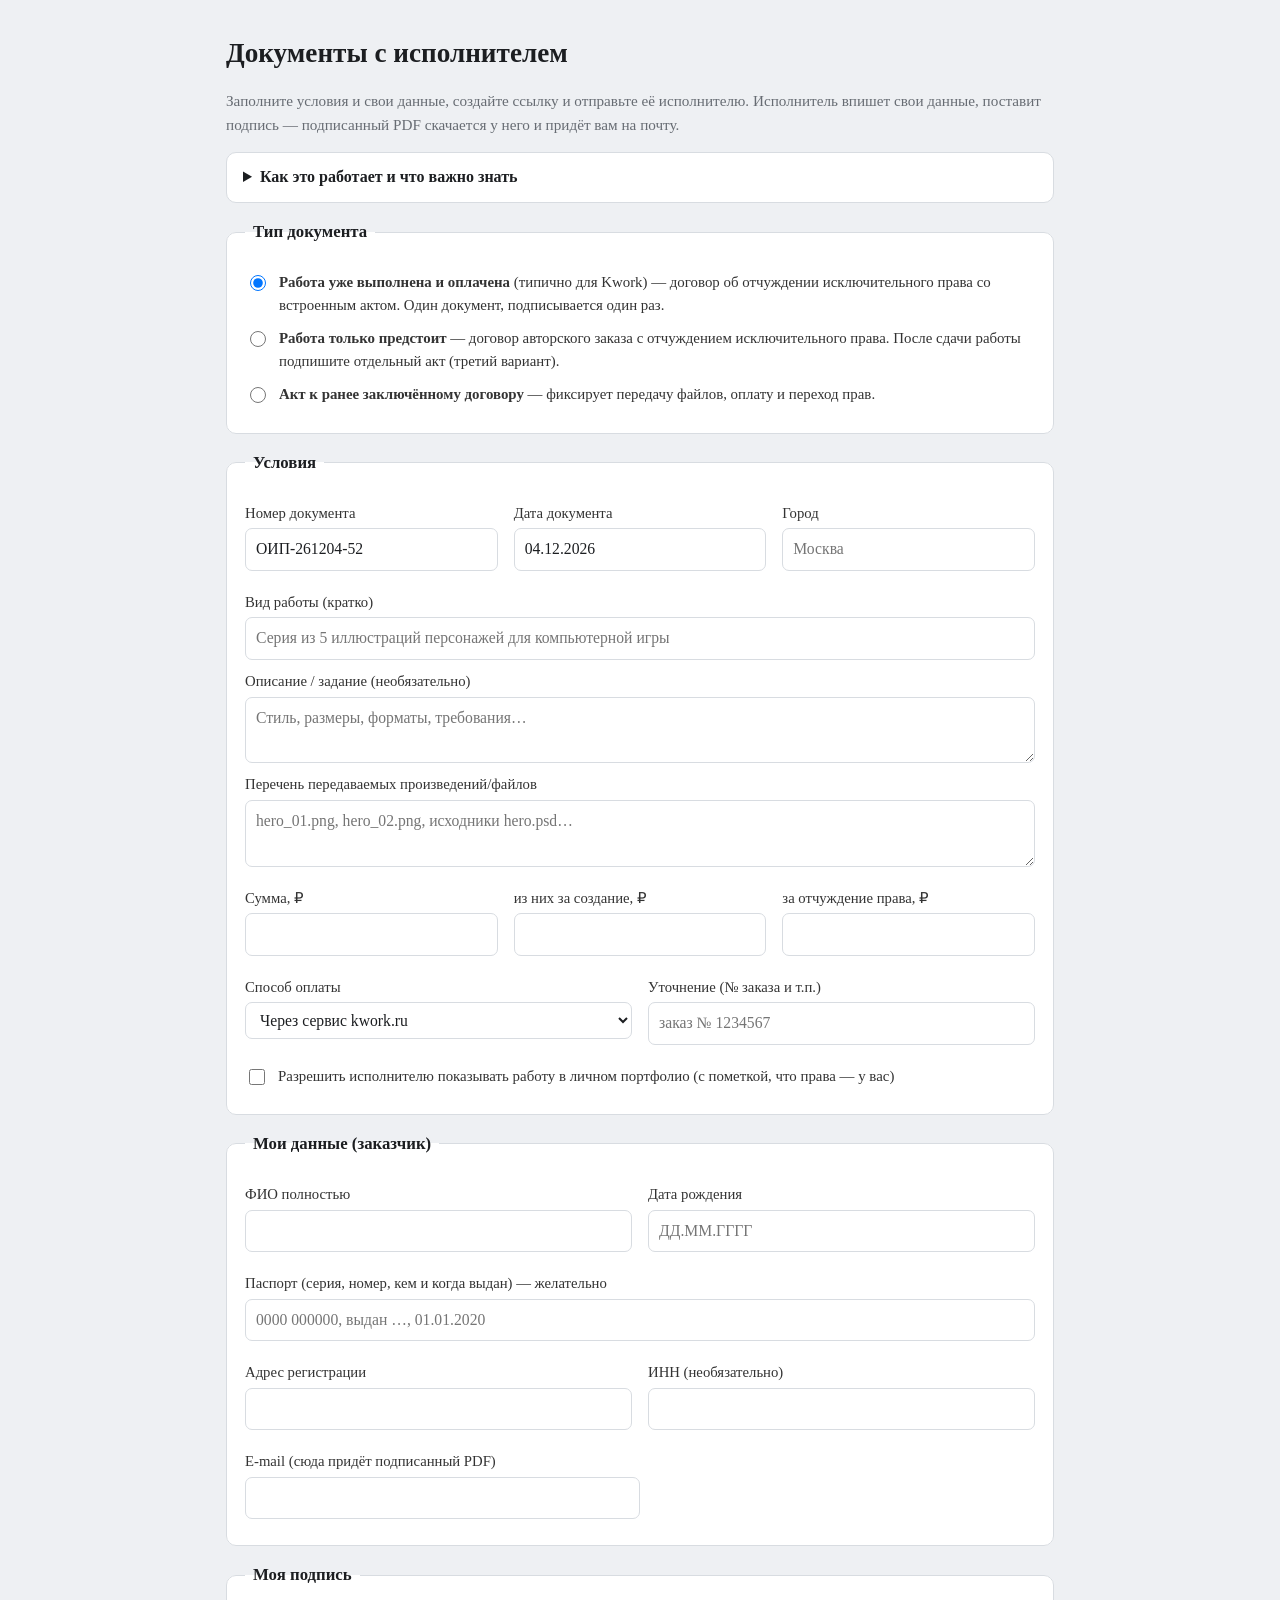
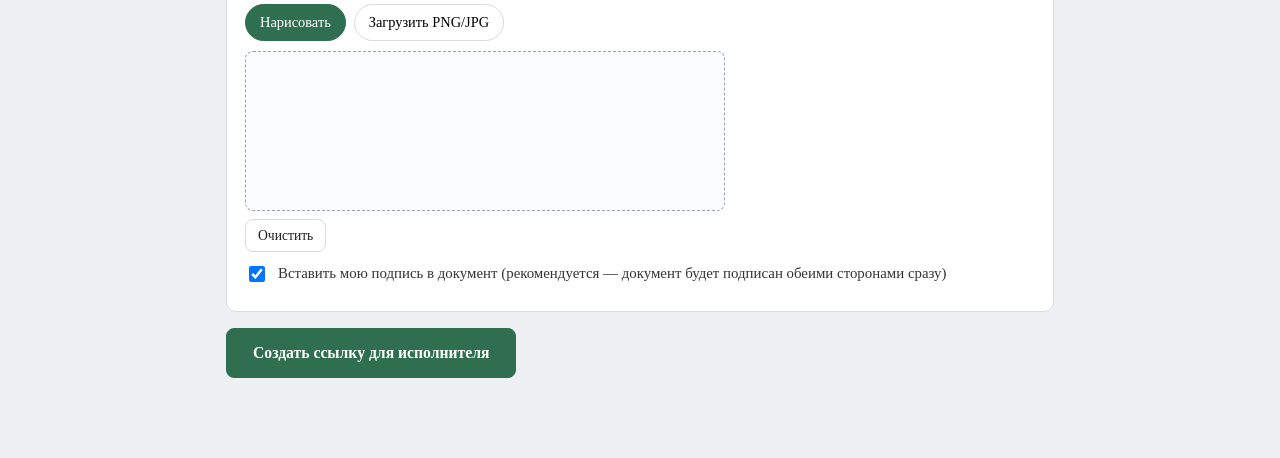
<file: sign-7k2f/index.html>
<!DOCTYPE html>
<html lang="ru">
<head>
<meta charset="UTF-8">
<meta name="viewport" content="width=device-width, initial-scale=1.0">
<meta name="robots" content="noindex, nofollow, noarchive, nosnippet">
<meta name="referrer" content="no-referrer">
<title>Оформление документов</title>
<link rel="icon" href="data:,">
<link rel="stylesheet" href="style.css">
</head>
<body>

<main class="wrap">

  <!-- ============ РЕЖИМ ЗАКАЗЧИКА ============ -->
  <section id="clientView" hidden>
    <h1>Документы с исполнителем</h1>
    <p class="muted">Заполните условия и свои данные, создайте ссылку и отправьте её исполнителю.
      Исполнитель впишет свои данные, поставит подпись — подписанный PDF скачается у него и придёт вам на почту.</p>

    <details class="help">
      <summary>Как это работает и что важно знать</summary>
      <ol>
        <li>Выберите тип документа, заполните условия сделки и свои данные (они сохраняются в этом браузере).</li>
        <li>Нарисуйте или загрузите свою подпись — она будет вставлена в документ рядом с подписью исполнителя.</li>
        <li>Нажмите «Создать ссылку» и отправьте короткую ссылку исполнителю. Ниже будет резервная полная ссылка на случай, если короткая не откроется.</li>
        <li><b>Перед первым использованием:</b> письма отправляются через FormSubmit. После первой отправки подтвердите e-mail в письме от FormSubmit — иначе PDF не будут доходить.</li>
      </ol>
    </details>

    <form id="clientForm" autocomplete="off">
      <fieldset>
        <legend>Тип документа</legend>
        <label class="radio"><input type="radio" name="doctype" value="done" checked>
          <span><b>Работа уже выполнена и оплачена</b> (типично для Kwork) — договор об отчуждении исключительного права со встроенным актом. Один документ, подписывается один раз.</span></label>
        <label class="radio"><input type="radio" name="doctype" value="order">
          <span><b>Работа только предстоит</b> — договор авторского заказа с отчуждением исключительного права. После сдачи работы подпишите отдельный акт (третий вариант).</span></label>
        <label class="radio"><input type="radio" name="doctype" value="act">
          <span><b>Акт к ранее заключённому договору</b> — фиксирует передачу файлов, оплату и переход прав.</span></label>
      </fieldset>

      <fieldset>
        <legend>Условия</legend>
        <div class="grid3">
          <label>Номер документа <input type="text" id="f_num" required></label>
          <label>Дата документа <input type="text" id="f_date" class="date-ru" inputmode="numeric" placeholder="ДД.ММ.ГГГГ" maxlength="10" required></label>
          <label>Город <input type="text" id="f_city" placeholder="Москва" required></label>
        </div>
        <div data-show="act" class="grid2">
          <label>Номер договора, к которому акт <input type="text" id="f_refNum" placeholder="ОИП-260801-11"></label>
          <label>Дата того договора <input type="text" id="f_refDate" class="date-ru" inputmode="numeric" placeholder="ДД.ММ.ГГГГ" maxlength="10"></label>
        </div>
        <label data-show="done order">Вид работы (кратко)
          <input type="text" id="f_work" placeholder="Серия из 5 иллюстраций персонажей для компьютерной игры"></label>
        <label data-show="done order">Описание / задание (необязательно)
          <textarea id="f_desc" rows="2" placeholder="Стиль, размеры, форматы, требования…"></textarea></label>
        <label data-show="done act">Перечень передаваемых произведений/файлов
          <textarea id="f_files" rows="2" placeholder="hero_01.png, hero_02.png, исходники hero.psd…"></textarea></label>
        <label data-show="order" class="w-narrow">Срок сдачи работы
          <input type="text" id="f_deadline" class="date-ru" inputmode="numeric" placeholder="ДД.ММ.ГГГГ" maxlength="10"></label>
        <div class="grid3">
          <label>Сумма, ₽ <input type="number" id="f_price" min="1" step="1" required></label>
          <label>из них за создание, ₽ <input type="number" id="f_priceCreate" min="0" step="1"></label>
          <label>за отчуждение права, ₽ <input type="number" id="f_priceTransfer" min="0" step="1"></label>
        </div>
        <div class="grid2">
          <label>Способ оплаты
            <select id="f_pay">
              <option value="kwork">Через сервис kwork.ru</option>
              <option value="direct">Перевод напрямую</option>
              <option value="other">Другое (укажите рядом)</option>
            </select></label>
          <label>Уточнение (№ заказа и т.п.) <input type="text" id="f_payInfo" placeholder="заказ № 1234567"></label>
        </div>
        <label class="check" data-show="done order"><input type="checkbox" id="f_portfolio">
          <span>Разрешить исполнителю показывать работу в личном портфолио (с пометкой, что права — у вас)</span></label>
      </fieldset>

      <fieldset>
        <legend>Мои данные (заказчик)</legend>
        <div class="grid2">
          <label>ФИО полностью <input type="text" id="z_fio" required></label>
          <label>Дата рождения <input type="text" id="z_birth" class="date-ru" inputmode="numeric" placeholder="ДД.ММ.ГГГГ" maxlength="10"></label>
        </div>
        <label>Паспорт (серия, номер, кем и когда выдан) — желательно
          <input type="text" id="z_passport" placeholder="0000 000000, выдан …, 01.01.2020"></label>
        <div class="grid2">
          <label>Адрес регистрации <input type="text" id="z_addr"></label>
          <label>ИНН (необязательно) <input type="text" id="z_inn"></label>
        </div>
        <label class="w-half">E-mail (сюда придёт подписанный PDF) <input type="email" id="z_email" required></label>
      </fieldset>

      <fieldset>
        <legend>Моя подпись</legend>
        <div id="sigClient"></div>
        <label class="check"><input type="checkbox" id="f_incSig" checked>
          <span>Вставить мою подпись в документ (рекомендуется — документ будет подписан обеими сторонами сразу)</span></label>
      </fieldset>

      <button type="submit" class="btn primary">Создать ссылку для исполнителя</button>
    </form>

    <div id="linkOut" class="linkout" hidden>
      <h2>Ссылка готова</h2>
      <p class="muted linkout-label">Отправьте исполнителю эту ссылку:</p>
      <textarea id="linkText" rows="2" readonly></textarea>
      <details id="linkBackupWrap" class="link-backup" hidden>
        <summary>Резервная полная ссылка (если короткая не откроется)</summary>
        <textarea id="linkBackup" rows="3" readonly></textarea>
      </details>
      <div class="btnrow">
        <button class="btn" id="btnCopy">Скопировать ссылку</button>
        <button class="btn" id="btnLinkFile">Скачать ссылку файлом (.txt)</button>
        <a class="btn" id="btnOpen" target="_blank" rel="noopener">Открыть предпросмотр</a>
      </div>
      <p class="muted" id="linkHint" hidden></p>
    </div>
  </section>

  <!-- ============ РЕЖИМ ИСПОЛНИТЕЛЯ ============ -->
  <section id="execView" hidden>
    <h1>Подписание документа</h1>
    <p class="muted">Заказчик подготовил документ и просит вас его подписать.
      Проверьте условия, впишите свои данные, поставьте подпись — PDF скачается вам и автоматически отправится заказчику.</p>

    <div class="summary" id="execSummary"></div>

    <form id="execForm" autocomplete="off">
      <fieldset>
        <legend>Ваши данные</legend>
        <div class="grid2">
          <label>ФИО полностью <input type="text" id="e_fio" required></label>
          <label>Дата рождения <input type="text" id="e_birth" class="date-ru" inputmode="numeric" placeholder="ДД.ММ.ГГГГ" maxlength="10" required></label>
        </div>
        <label>Паспорт (серия, номер, кем и когда выдан) — желательно
          <input type="text" id="e_passport" placeholder="0000 000000, выдан …, 01.01.2020"></label>
        <div class="grid2">
          <label>Адрес регистрации <input type="text" id="e_addr" required></label>
          <label>E-mail <input type="email" id="e_email" required></label>
        </div>
        <div class="grid2">
          <label>ИНН (необязательно) <input type="text" id="e_inn"></label>
          <label class="check tall"><input type="checkbox" id="e_se">
            <span>Я самозанятый(-ая) (плательщик НПД)</span></label>
        </div>
      </fieldset>

      <fieldset>
        <legend>Ваша подпись</legend>
        <div id="sigExec"></div>
      </fieldset>

      <label class="check consent"><input type="checkbox" id="e_consent" required>
        <span>Я ознакомился(-ась) с полным текстом документа (ниже) и согласен(-на) с его условиями.
          Я понимаю, что изображение моей подписи будет вставлено в документ и что такое подписание
          признаётся сторонами равнозначным собственноручному (п. 2 ст. 160 ГК РФ).</span></label>

      <button type="submit" class="btn primary" id="btnSign">Подписать: скачать PDF и отправить заказчику</button>
      <div id="execStatus" class="status" hidden></div>
    </form>

    <h2 class="pv-heading">Текст документа</h2>
    <div class="preview" id="docPreview"></div>
  </section>

  <p class="err" id="fatalErr" hidden></p>
</main>

<script src="vendor/lz-string.min.js"></script>
<script src="vendor/signature_pad.umd.min.js"></script>
<script src="vendor/pdf-lib.min.js"></script>
<script src="vendor/fontkit.umd.min.js"></script>
<script src="docs.js"></script>
<script src="app.js"></script>
</body>
</html>
</file>
<file: sign-7k2f/style.css>
/* Скрытая страница подписания документов — самостоятельные стили */
* { box-sizing: border-box; }

:root {
  --ink: #1c1e21;
  --muted: #676c73;
  --line: #d8dce1;
  --bg: #eef0f3;
  --card: #ffffff;
  --accent: #2f6f4f;
  --accent-dark: #275e43;
  --warn-bg: #fff6e0;
  --ok-bg: #e8f5ec;
  --err: #b3392e;
}

html, body {
  margin: 0;
  padding: 0;
  background: var(--bg);
  color: var(--ink);
  font: 16px/1.55 Georgia, 'Times New Roman', serif;
}

.wrap {
  max-width: 860px;
  margin: 0 auto;
  padding: 32px 16px 80px;
}

h1 { font-size: 1.7rem; margin: 0 0 8px; }
h2 { font-size: 1.2rem; margin: 24px 0 8px; }
.muted { color: var(--muted); font-size: .95rem; }

/* --- Справка --- */
.help {
  background: var(--card);
  border: 1px solid var(--line);
  border-radius: 10px;
  padding: 12px 16px;
  margin: 16px 0;
}
.help summary { cursor: pointer; font-weight: bold; }
.help ol { margin: 10px 0 4px; padding-left: 22px; }
.help li { margin-bottom: 6px; font-size: .95rem; }

/* --- Формы --- */
fieldset {
  background: var(--card);
  border: 1px solid var(--line);
  border-radius: 10px;
  padding: 16px 18px;
  margin: 16px 0;
}
legend {
  font-weight: bold;
  padding: 0 8px;
  font-size: 1.05rem;
}

label { display: block; margin: 10px 0; font-size: .92rem; color: #333; }

input[type=text], input[type=email], input[type=number], input[type=date],
select, textarea {
  display: block;
  width: 100%;
  margin-top: 4px;
  padding: 8px 10px;
  font: inherit;
  font-size: .98rem;
  border: 1px solid var(--line);
  border-radius: 7px;
  background: #fff;
  color: var(--ink);
}
input:focus, select:focus, textarea:focus {
  outline: 2px solid var(--accent);
  outline-offset: -1px;
}
input.date-ru { font-variant-numeric: tabular-nums; }

.grid2 { display: grid; grid-template-columns: 1fr 1fr; gap: 0 16px; }
.grid3 { display: grid; grid-template-columns: 1fr 1fr 1fr; gap: 0 16px; }
.w-half { max-width: 50%; }
.w-narrow { max-width: 33%; }
@media (max-width: 640px) {
  .grid2, .grid3 { grid-template-columns: 1fr; }
  .w-half, .w-narrow { max-width: none; }
}

.radio, .check {
  display: flex;
  gap: 10px;
  align-items: flex-start;
  cursor: pointer;
}
.radio input, .check input {
  margin-top: 4px;
  flex-shrink: 0;
  width: 16px; height: 16px;
}
.radio span, .check span { font-size: .93rem; }
.check.tall { align-items: center; height: 100%; margin-top: 26px; }
.check.consent {
  background: var(--card);
  border: 1px solid var(--line);
  border-radius: 10px;
  padding: 14px 16px;
  margin: 16px 0;
}

/* --- Кнопки --- */
.btn {
  display: inline-block;
  font: inherit;
  font-size: .98rem;
  padding: 10px 20px;
  border: 1px solid var(--line);
  border-radius: 8px;
  background: #fff;
  color: var(--ink);
  cursor: pointer;
  text-decoration: none;
  text-align: center;
}
.btn:hover { border-color: #aab0b8; }
.btn.primary {
  background: var(--accent);
  border-color: var(--accent);
  color: #fff;
  font-weight: bold;
  padding: 12px 26px;
}
.btn.primary:hover { background: var(--accent-dark); }
.btn.primary:disabled { opacity: .6; cursor: default; }
.btn.small { padding: 5px 12px; font-size: .85rem; }
.btnrow { display: flex; gap: 10px; flex-wrap: wrap; margin: 10px 0; }

/* --- Блок ссылки --- */
.linkout {
  background: var(--card);
  border: 2px solid var(--accent);
  border-radius: 10px;
  padding: 16px 18px;
  margin: 20px 0;
}
.linkout h2 { margin-top: 0; }
.linkout textarea {
  font-family: monospace;
  font-size: .85rem;
  word-break: break-all;
}
.linkout-label { margin: 0 0 6px; }
.link-backup { margin: 10px 0; font-size: .92rem; }
.link-backup summary { cursor: pointer; color: var(--muted); }
.link-backup textarea { margin-top: 8px; font-size: .72rem; }

/* --- Сводка условий (исполнитель) --- */
.summary {
  background: var(--card);
  border: 1px solid var(--line);
  border-radius: 10px;
  padding: 8px 18px;
  margin: 16px 0;
}
.summary-row {
  display: flex;
  gap: 16px;
  padding: 8px 0;
  border-bottom: 1px solid #eceef1;
  font-size: .95rem;
}
.summary-row:last-child { border-bottom: none; }
.summary-row span { flex: 0 0 180px; color: var(--muted); }
.summary-row b { flex: 1; }
@media (max-width: 640px) {
  .summary-row { flex-direction: column; gap: 2px; }
}

/* --- Виджет подписи --- */
.sig-tabs { display: flex; gap: 8px; margin-bottom: 10px; }
.sig-tab {
  font: inherit;
  font-size: .9rem;
  padding: 6px 14px;
  border: 1px solid var(--line);
  border-radius: 20px;
  background: #fff;
  cursor: pointer;
}
.sig-tab.active {
  background: var(--accent);
  border-color: var(--accent);
  color: #fff;
}
.sig-canvas-box {
  border: 1px dashed #9aa1a9;
  border-radius: 8px;
  background: #fbfcfd;
  height: 160px;
  max-width: 480px;
  overflow: hidden;
  margin-bottom: 8px;
}
.sig-canvas-box canvas { display: block; width: 100%; height: 160px; touch-action: none; }
.sig-upreview {
  margin-top: 10px;
  padding: 10px;
  border: 1px dashed #9aa1a9;
  border-radius: 8px;
  background: #fbfcfd;
  max-width: 480px;
}
.sig-upreview img { max-width: 100%; max-height: 120px; display: block; }

/* --- Статус отправки --- */
.status {
  margin: 14px 0;
  padding: 12px 16px;
  border-radius: 8px;
  background: #eef2f6;
  font-size: .95rem;
}
.status.ok { background: var(--ok-bg); }
.status.warn { background: var(--warn-bg); }
.err { color: var(--err); font-weight: bold; }

/* --- Предпросмотр документа («бумага») --- */
.pv-heading { margin-top: 32px; }
.preview {
  background: #fff;
  border: 1px solid var(--line);
  border-radius: 4px;
  box-shadow: 0 2px 10px rgba(0,0,0,.07);
  padding: 48px 52px;
  font-size: .88rem;
  line-height: 1.5;
}
@media (max-width: 640px) { .preview { padding: 24px 18px; } }
.pv-title { text-align: center; font-weight: bold; font-size: 1.1rem; }
.pv-subtitle { text-align: center; font-weight: bold; margin-bottom: 14px; }
.pv-meta { display: flex; justify-content: space-between; margin: 10px 0 16px; }
.pv-h { font-weight: bold; margin: 16px 0 6px; }
.pv-p { margin: 6px 0; text-align: justify; }
.pv-li { margin: 4px 0 4px 22px; text-align: justify; }
.pv-parties {
  display: flex;
  gap: 28px;
  margin-top: 12px;
}
@media (max-width: 640px) { .pv-parties { flex-direction: column; } }
.pv-party { flex: 1; min-width: 0; }
.pv-party-title { font-weight: bold; margin-bottom: 6px; }
.pv-line { margin: 3px 0; word-wrap: break-word; }
.pv-sig {
  height: 58px;
  display: flex;
  align-items: flex-end;
  border-bottom: 1px solid #000;
  margin-top: 10px;
  padding-left: 10px;
}
.pv-sig img { max-height: 55px; max-width: 150px; }
.pv-sig-caption { font-size: .75rem; color: #555; margin-top: 3px; }
.pv-signdate { margin-top: 14px; }
</file>
